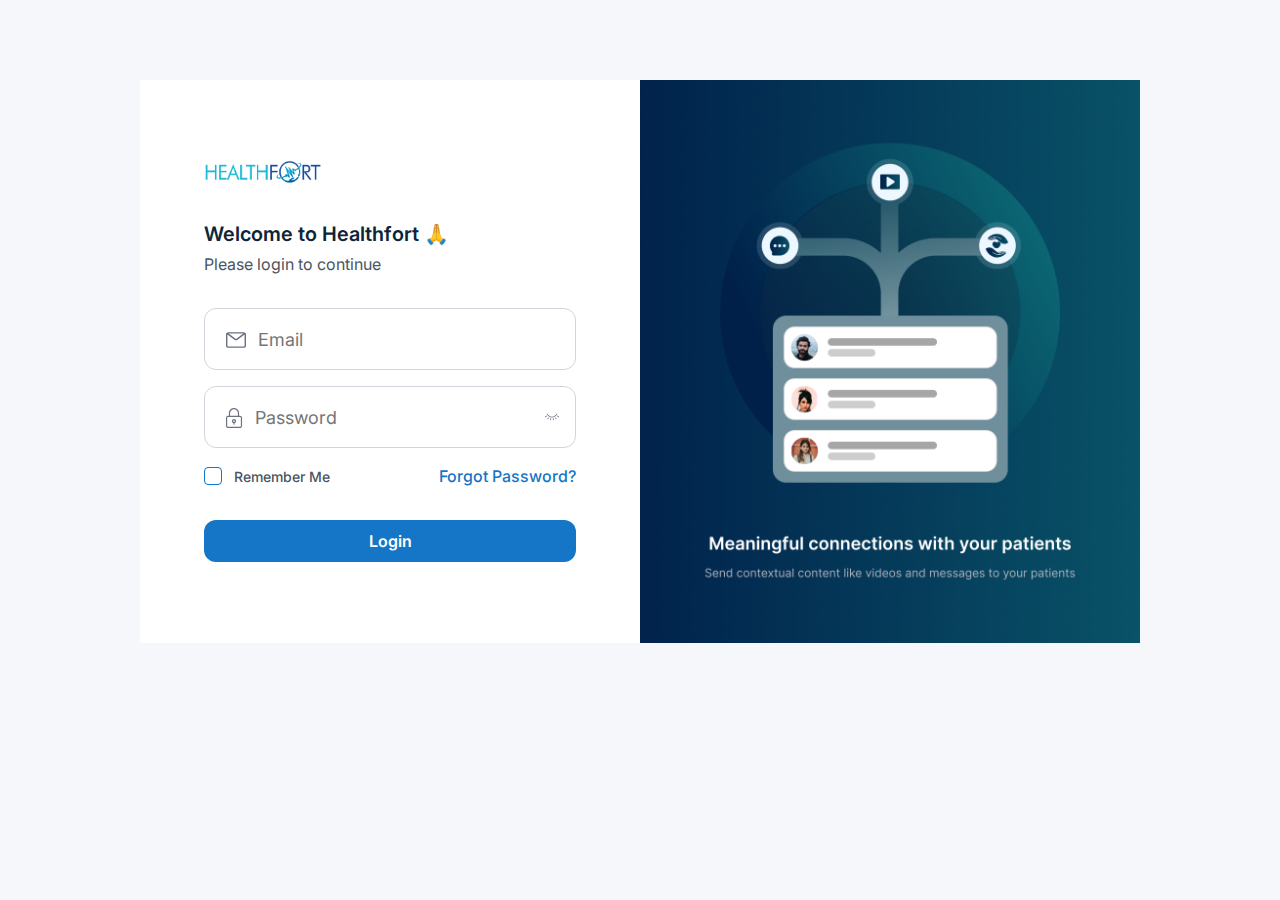
<file: login.html>
<!DOCTYPE html>
<html lang="en">
  <head>
    <meta charset="UTF-8" />
    <meta name="viewport" content="width=device-width, initial-scale=1.0" />
    <title>Login Page</title>
    <link
      href="https://cdn.jsdelivr.net/npm/bootstrap@5.3.3/dist/css/bootstrap.min.css"
      rel="stylesheet"
      integrity="sha384-QWTKZyjpPEjISv5WaRU9OFeRpok6YctnYmDr5pNlyT2bRjXh0JMhjY6hW+ALEwIH"
      crossorigin="anonymous"
    />
    <link rel="stylesheet" href="css/login-styles.css" />
    <link rel="stylesheet" href="css/login-variables.css" />
    <link rel="preconnect" href="https://fonts.googleapis.com" />
    <link rel="preconnect" href="https://fonts.gstatic.com" crossorigin />
    <link
      href="https://fonts.googleapis.com/css2?family=Inter:wght@100..900&display=swap"
      rel="stylesheet"
    />
  </head>
  <body>
    <section class="main-container">
      <div class="login-container">
        <div class="left-container">
          <img class="img-fluid logo" src="images/logo.png" alt="Logo" />
          <div class="headings">
            <p class="main-heading">Welcome to Healthfort &#128591; </p>
            <p class="secondary-heading">Please login to continue</p>
          </div>
          
          <div class="login-form">
            <div class="input-with-icon">
              <span class="login-icon"> <svg xmlns="http://www.w3.org/2000/svg" width="20" height="16" viewBox="0 0 20 16" fill="none">
                <path d="M17.8571 0.142822H2.14286C0.9616 0.142822 0 1.10442 0 2.28568V13.7143C0 14.8955 0.9616 15.8571 2.14286 15.8571H17.8571C19.0384 15.8571 20 14.8955 20 13.7143V2.28568C20 1.10442 19.0384 0.142822 17.8571 0.142822ZM17.3813 1.57139L10.4295 6.78557C10.1768 6.97485 9.82414 6.97485 9.57145 6.78557L2.61877 1.57139H17.3813ZM17.8571 14.4285H2.14286C1.74821 14.4285 1.42857 14.108 1.42857 13.7143V2.46419L8.71429 7.92842C9.09195 8.21235 9.54642 8.35432 10 8.35432C10.4536 8.35432 10.908 8.21236 11.2857 7.92842L18.5714 2.46419V13.7143C18.5714 14.108 18.2518 14.4285 17.8571 14.4285Z" fill="#6B7280"/>
              </svg></span>
              <input id="emailInput" type="email" placeholder="Email" />
            </div>
            <div id="emailError" class="error-message">
              Please enter a valid email address
            </div>
            <div class="input-with-icon">
              <span class="login-icon"> <svg xmlns="http://www.w3.org/2000/svg" width="17" height="20" viewBox="0 0 17 20" fill="none">
                <path fill-rule="evenodd" clip-rule="evenodd" d="M7.96875 0C5.15195 0 2.8665 2.28038 2.8665 5.09306V7.82054H2.11972C0.957177 7.82054 0 8.77245 0 9.93451V17.886C0 19.0481 0.957175 20 2.11972 20H13.9212C15.0837 20 16.0363 19.0481 16.0363 17.886V9.93451C16.0363 8.77245 15.0837 7.82054 13.9212 7.82054H13.0744V5.09306C13.0744 2.28038 10.7855 0 7.96875 0ZM7.96875 1.17647C10.1555 1.17647 11.898 2.91318 11.898 5.09306V7.82054H4.04297V5.09306C4.04297 2.91318 5.78198 1.17647 7.96875 1.17647ZM2.11972 8.99701H3.45243H12.4839H13.9212C14.4537 8.99701 14.8598 9.40525 14.8598 9.93451V17.886C14.8598 18.4153 14.4537 18.8235 13.9212 18.8235H2.11972C1.5872 18.8235 1.17647 18.4153 1.17647 17.886V9.93451C1.17647 9.40525 1.5872 8.99701 2.11972 8.99701ZM8.02045 11.0811C6.89515 11.0811 5.96622 12.0058 5.96622 13.1307C5.96622 14.051 6.58773 14.8339 7.42992 15.0885V16.1535C7.43022 16.2307 7.44573 16.3072 7.47557 16.3784C7.50541 16.4497 7.549 16.5144 7.60383 16.5688C7.65867 16.6232 7.72368 16.6663 7.79517 16.6955C7.86665 16.7248 7.9432 16.7397 8.02045 16.7394C8.17566 16.7388 8.32435 16.6769 8.4341 16.5671C8.54385 16.4574 8.60578 16.3087 8.60639 16.1535V15.0896C9.44929 14.8362 10.0701 14.0523 10.0701 13.1307C10.0701 12.0058 9.14576 11.0811 8.02045 11.0811ZM8.02045 12.2576C8.51135 12.2576 8.89361 12.643 8.89361 13.1307C8.89361 13.6185 8.51135 13.9993 8.02045 13.9993C7.52956 13.9993 7.14269 13.6185 7.14269 13.1307C7.14269 12.643 7.52956 12.2576 8.02045 12.2576Z" fill="#6B7280"/>
              </svg></span>
              <input id="password" type="password" placeholder="Password" style="flex-grow:1" />
              <svg xmlns="http://www.w3.org/2000/svg" width="20" height="14" viewBox="0 0 20 14" fill="none" id="showPassword" style="display: none;">
                <path fill-rule="evenodd" clip-rule="evenodd" d="M10 0.825806C14.1545 0.825806 17.689 3.80543 19.4263 5.58271C20.1912 6.36261 20.1912 7.63495 19.4263 8.41735C17.689 10.1946 14.1545 13.1743 10 13.1743C5.84552 13.1743 2.31096 10.1946 0.573678 8.41735C-0.191226 7.63745 -0.191226 6.36511 0.573678 5.58271C2.31096 3.80543 5.84552 0.825806 10 0.825806ZM10.0025 12.0944C13.7595 12.0944 17.0366 9.31724 18.6539 7.66245C19.0114 7.29749 19.0114 6.70257 18.6539 6.33761C17.0366 4.68282 13.7595 1.90567 10.0025 1.90567C6.24547 1.90567 2.96838 4.68282 1.35108 6.33761C0.993625 6.70507 0.993625 7.29749 1.35108 7.66245C2.96838 9.31724 6.24547 12.0944 10.0025 12.0944ZM9.99998 2.52559C7.53279 2.52559 5.52554 4.53284 5.52554 7.00003C5.52554 9.46722 7.53279 11.4745 9.99998 11.4745C12.4672 11.4745 14.4744 9.46722 14.4744 7.00003C14.4744 4.53284 12.4672 2.52559 9.99998 2.52559ZM9.99998 10.3921C8.13021 10.3921 6.6079 8.86979 6.6079 7.00003C6.6079 5.13026 8.13021 3.60795 9.99998 3.60795C11.8697 3.60795 13.3921 5.13026 13.3921 7.00003C13.3921 8.86979 11.8697 10.3921 9.99998 10.3921ZM9.99998 4.95529C8.87013 4.95529 7.95524 5.87018 7.95524 7.00004C7.95524 8.12989 8.87013 9.04478 9.99998 9.04478C11.1298 9.04478 12.0447 8.12989 12.0447 7.00004C12.0447 5.87018 11.1298 4.95529 9.99998 4.95529Z" fill="#6B7280"/>
              </svg>
              <svg xmlns="http://www.w3.org/2000/svg" width="20" height="14" viewBox="0 0 20 10" fill="none" id="hidePassword">
                <path d="M18.0617 3.13708C18.1976 3.13708 18.3335 3.18238 18.4241 3.27296L19.7601 4.31464C20.0319 4.51845 20.0772 4.90342 19.8734 5.17516C19.6696 5.4469 19.2846 5.49219 19.0128 5.28839L17.6768 4.20141C17.405 3.9976 17.3597 3.61264 17.5635 3.34089C17.6994 3.20502 17.8806 3.13708 18.0617 3.13708Z" fill="#6B7280"/>
                <path d="M15.2084 5.65063C15.4122 5.65063 15.616 5.76386 15.7292 5.94502L16.5898 7.41697C16.7709 7.71135 16.6577 8.07368 16.3859 8.25484C16.0916 8.436 15.7292 8.32278 15.5481 8.05103L14.6876 6.57909C14.5064 6.2847 14.6196 5.92238 14.8914 5.74122C15.0046 5.67328 15.1178 5.65063 15.2084 5.65063Z" fill="#6B7280"/>
                <path d="M11.8116 6.89612C12.106 6.89612 12.3551 7.09993 12.4004 7.39431L12.6948 9.07006C12.7627 9.40974 12.5363 9.70413 12.1966 9.77207C11.8796 9.84 11.5625 9.61355 11.5173 9.29652L11.2229 7.62077C11.1549 7.28109 11.3814 6.9867 11.7211 6.91876C11.7437 6.89612 11.7664 6.89612 11.8116 6.89612Z" fill="#6B7280"/>
                <path d="M8.21102 6.89612C8.25631 6.89612 8.27896 6.89612 8.32425 6.89612C8.66393 6.96405 8.86774 7.28109 8.82245 7.59812L8.52806 9.27387C8.46012 9.61355 8.14309 9.81736 7.82605 9.77207C7.48638 9.70413 7.28257 9.40974 7.32786 9.07006L7.62225 7.39431C7.66754 7.09993 7.91664 6.89612 8.21102 6.89612Z" fill="#6B7280"/>
                <path d="M4.81423 5.65063C4.92746 5.65063 5.01804 5.67328 5.13127 5.74122C5.42565 5.92238 5.51624 6.2847 5.33507 6.57909L4.45191 8.02839C4.27075 8.32278 3.90842 8.41336 3.61403 8.2322C3.31964 8.05103 3.22906 7.68871 3.41022 7.39432L4.27075 5.92238C4.40662 5.74122 4.58778 5.65063 4.81423 5.65063Z" fill="#6B7280"/>
                <path d="M1.96093 3.13708C2.14209 3.13708 2.32325 3.22767 2.43648 3.36354C2.64029 3.63528 2.59499 3.99761 2.32325 4.22406L0.98718 5.26574C0.715436 5.46955 0.330467 5.42426 0.126659 5.15251C-0.0771485 4.88077 -0.031858 4.51845 0.239885 4.29199L1.57596 3.25031C1.68918 3.15973 1.82506 3.13708 1.96093 3.13708Z" fill="#6B7280"/>
                <path d="M9.99999 4.51842C6.89759 4.51842 4.51983 2.2539 3.38757 0.21582L2.32324 0.781952C3.99899 3.79377 6.98817 5.74127 9.99999 5.74127C13.0345 5.74127 16.0236 3.81642 17.6767 0.781952L16.6124 0.21582C15.4801 2.2539 13.125 4.51842 9.99999 4.51842Z" fill="#6B7280"/>
              </svg>
            </div>
            <div id="passwordError" class="error-message">
              Please enter a password
            </div>
            <div class="additional-options">
                <div class="remember-me d-flex align-items-center">
                  <input type="checkbox" id="remember-me" class="form-check-input">
                  <label for="remember-me" style="color:#4B5563; font-weight: 500; font-size:0.875rem;">
                     Remember Me
                  </label>
                </div>
                <div class="forgot-password">
                  <a href="#" style="text-decoration: none; color: var(--color-cta); font-weight: 500;">Forgot Password?</a>
                </div>
            </div>
          </div>

          <button onclick="validateLoginForm()" class="btn btn-login" style="padding:0.5rem 1.25rem; border-radius: 0.75rem;">Login</button>
        </div>
        <div class="right-container">
          <img class="img-fluid" src="images/login.png" alt="Login Image" />
        </div>
      </div>
    </section>

    <script
      src="https://cdn.jsdelivr.net/npm/bootstrap@5.3.3/dist/js/bootstrap.bundle.min.js"
      integrity="sha384-YvpcrYf0tY3lHB60NNkmXc5s9fDVZLESaAA55NDzOxhy9GkcIdslK1eN7N6jIeHz"
      crossorigin="anonymous"
    ></script>
    <script src="js/login.js"></script>
  </body>
</html>
</file>
<file: css/login-styles.css>
body {
  font-family: var(--font-primary);
  background-color: #f5f7fa;
}


/* Login Page */

.main-container {
  margin: 5rem auto;
  max-width: 1000px;
}

.login-container {
  display: flex;
  flex-direction: row;
}

.left-container {
  display: flex;
  flex-wrap: wrap;
  width: 50%;
  flex-direction: column;
  justify-content: center;
  align-items: flex-start;
  gap: 32px;
  flex-shrink: 0;
  padding: 0 4rem;
  background-color: white;
}

.left-container img {
  width: 7.375rem;
  height: auto;
  flex-shrink: 0;
}

.main-heading {
  color: var(--color-primary);
  font-size: 20px;
  font-style: normal;
  font-weight: 600;
  line-height: 36px;
  margin-bottom: 0;
}

.secondary-heading {
  color: var(--color-neutral);
  font-size: 16px;
  font-weight: 400;
  margin-bottom: 0;
}

.login-form {
  width: 100%;
}

.error-message{
  color: #EF4444; font-size: 0.875rem; display: none;
  margin-bottom:1rem;
}

.input-with-icon {
  display: flex;
  align-items: center;
  width: 100%;
  padding: 16px;
  border: 1px solid var(--color-light-neutral);
  border-radius: 12px;
  margin-bottom: 1rem;
}

.input-with-icon input::placeholder {

  font-weight: 400;
 
}

.input-with-icon input {
  border: none;
  color: #111827;
  font-size: 1.125rem;
  padding-bottom: 0;
  font-weight: 500;
}

.input-with-icon input:focus {
  outline: none;
}

.login-icon {
  margin-right: 10px;
  margin-left: 5px;
  height: 25px;
}

.additional-options {
  display: flex;
  justify-content: space-between;
  align-items: center;
  margin-top: 10px; /* Adjust spacing as needed */
}

.remember-me {
  flex-grow: 1; /* Left-align */
}

.form-check-input{
  border: 1px solid var(--color-cta);
  margin-top: 0;
  width:1.125rem;
  height: 1.125rem;
  margin-right: 0.75rem;
  border-radius: 0.25em;
}

.forgot-password {
  text-align: right; /* Right-align */
}

.btn-login {
  width: 100%;
  background-color: var(--color-cta);
  color: white;
  font-size: 16px;
  font-style: normal;
  font-weight: 600;
  border: 1px solid transparent;
}

.btn-login:hover {
  width: 100%;
  border: 1px solid var(--color-cta);
  color: var(--color-cta);
}
/* Media Queries */

@media (max-width: 1000px) {
  .main-container {
    margin: 8rem;
  }

  .login-container {
    flex-direction: column;
  }

  .left-container {
    width: 100%;
    padding: 4rem;
  }
}
</file>
<file: css/login-variables.css>
/* variables.css */

:root {
    /* Spacing */
    --spacing-xs: 4px;
    --spacing-sm: 8px;
    --spacing-md: 16px;
    --spacing-lg: 24px;
    --spacing-xl: 32px;
  
    /* Font Family */
    --font-primary: 'Inter', sans-serif;
    --font-secondary: 'Roboto', sans-serif;
  
    /* Colors */
    --color-primary: #0C2539;
    --color-neutral: #4B5563;
    --color-mid-neutral: #6B7280;
    --color-light-neutral: #D2D5DB;
    --color-cta:#1575C6;
  }
</file>
